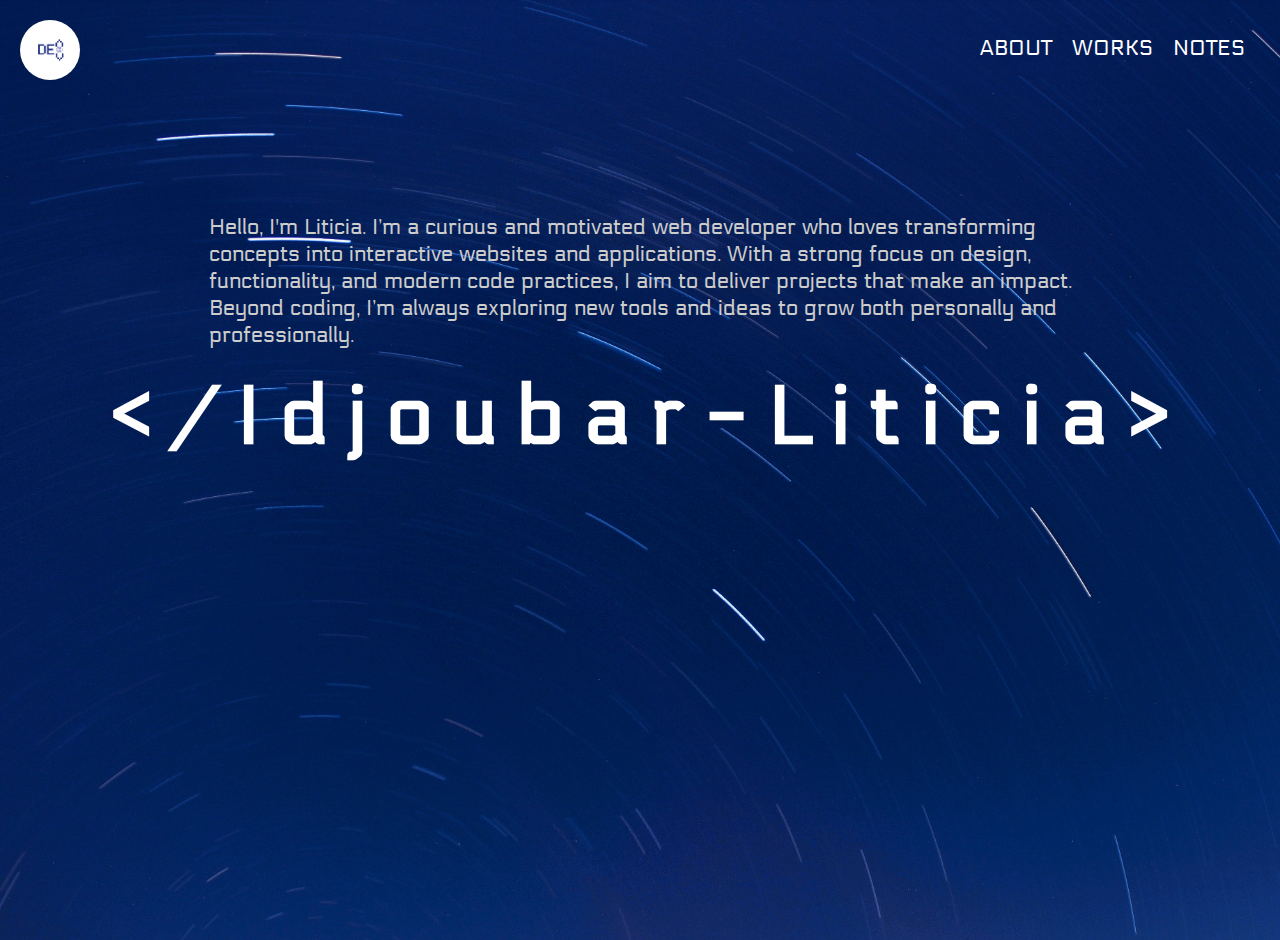
<file: index.html>
<!DOCTYPE html>
<html lang="en">
<head>
    <meta charset="UTF-8">
    <meta name="viewport" content="width=device-width, initial-scale=1.0">
    <title>Document</title>
    <link rel="stylesheet" href="style.css">
    <link rel="shortcut icon" href="DE (2).png" type="image/x-icon">

<link rel="preconnect" href="https://fonts.googleapis.com">
<link rel="preconnect" href="https://fonts.gstatic.com" crossorigin>
<link href="https://fonts.googleapis.com/css2?family=Electrolize&display=swap" rel="stylesheet">
<link href="https://fonts.googleapis.com/css2?family=Press+Start+2P&display=swap" rel="stylesheet">

</head>
<body>
    <header>
        <nav>
            <div class="head">
    <div class="logo">
        <img class="imglogo" src="../images/5.png" alt="logo">
    </div>
<div class="nav">
 <a href="about.html"><p class="nav-element">ABOUT</p></a>
 <a href="work.html">  <p class="nav-element">WORKS</p> </a> 
 <a href="note.html">
    <p class="nav-element">NOTES</p></a>
    </div>
    </div>
    </nav>
    <div class="allaboutme">
    <div class="aboutme">
        
    <p class="description"> Hello, I'm Liticia. I’m a curious and motivated web developer who loves transforming <br> concepts into interactive websites and applications. With a strong focus on design,<br> functionality, and modern code practices, I aim to deliver projects that make an impact. <br> Beyond coding, I’m always exploring new tools and ideas to grow both personally and <br> professionally.
</p></div>
<div class="nameme">
<h1 class="name">
    <span>&lt; /</span>
    <span class="famely">I</span>
   
    <span class="famely">d</span>
    
    <span class="famely">j</span>
    <span class="famely">o</span>
    <span class="famely">u</span>
    <span class="famely">b</span>
    <span class="famely">a</span>
    <span class="famely">r</span>
    <span class="famely">-</span>
    <span class="famely">L</span>
    <span class="famely">i</span>
    <span class="famely">t</span>
    <span class="famely">i</span>
    <span class="famely">c</span>
    <span class="famely">i</span>
    <span class="famely">a</span>
    <span>&gt;</span>






</h1>
</div>
</div>
</header>    
</body>
</html>
</file>
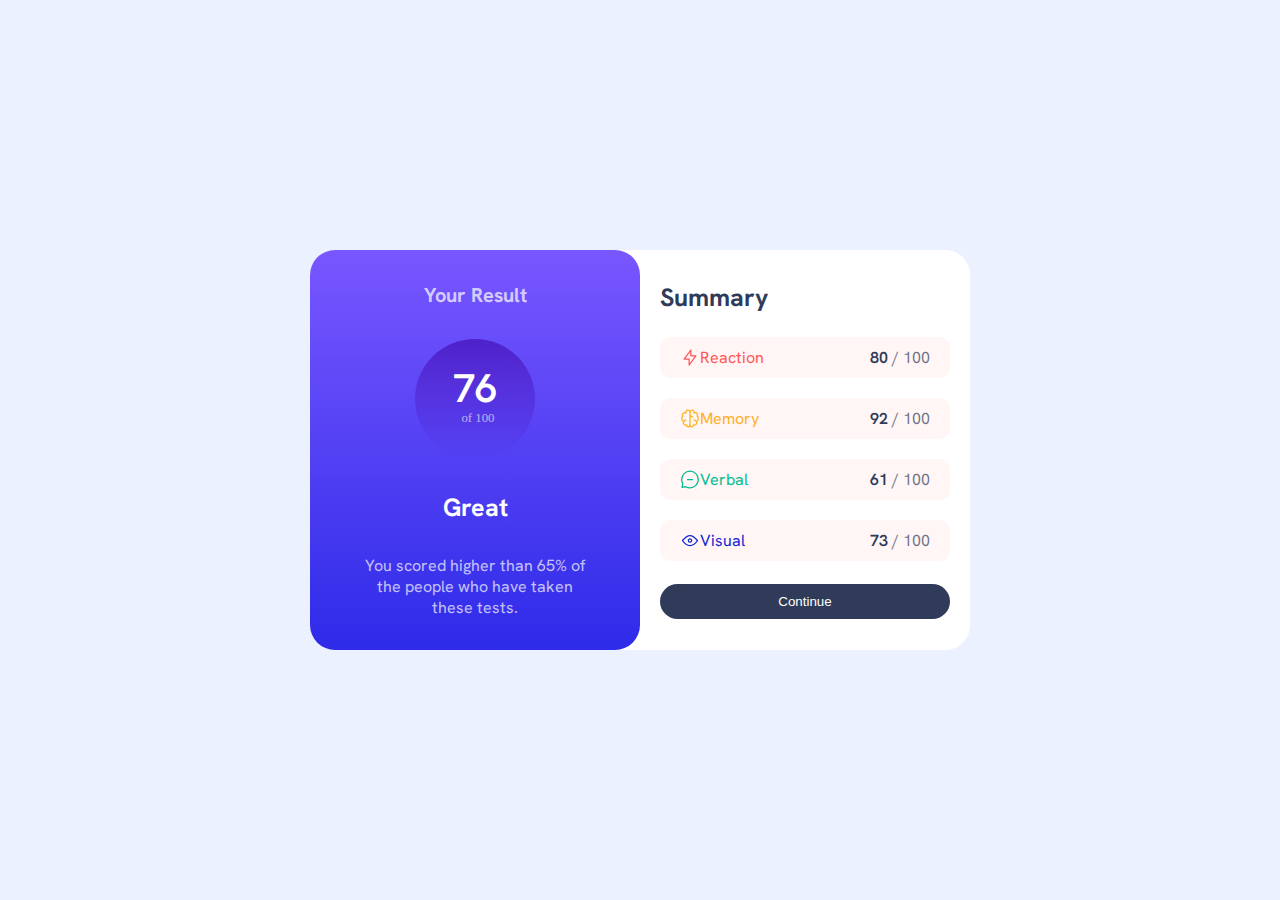
<file: results-summary-component-main/index.html>
<!DOCTYPE html>
<html lang="en">

<head>
  <meta charset="UTF-8">
  <meta name="viewport" content="width=device-width, initial-scale=1.0">
  <!-- displays site properly based on user's device -->

  <link rel="icon" type="image/png" sizes="32x32" href="./assets/images/favicon-32x32.png">

  <title>Frontend Mentor | Results summary component</title>
  <link rel="stylesheet" href="style.css">

  <link href="https://fonts.googleapis.com/css2?family=Hanken+Grotesk:wght@400;500;700&display=swap" rel="stylesheet">

</head>

<body>

  <div class="container">

    <div class="result-container">
      <h1 class="result-title">Your Result</h1>
      <div class="pourcentage-container">
        <p class="pourcentage">76 </p>
        <p class="pourcentage-a">of 100</p>

      </div>

      <h1 class="evaluation-title">Great</h1>

      <div class="evaluation-container">
        <p class="evaluation-paragraphe">You scored higher than 65% of </p>
        <p class="evaluation-paragraphe">the people who have taken</p>
        <p class="evaluation-paragraphe">these tests.</p>
      </div>
    </div>

    <div class="summary-container">
      <h1 class="summary-title">Summary</h1>


      <div class="mark-container">
        <div class="categorie-container">
          <div class="icon">
            <img src="icon-reaction.svg" alt="icon">
            <p class="categorie" style="color:hsl(0, 100%, 67%) ;">Reaction </p>
          </div>
          <div class="note">
            <span class="mark">80 </span><span class="mark-a">/ 100</span>
          </div>
        </div>
        <div class="categorie-container">
          <div class="icon">
            <img src="icon-memory.svg" alt="icon">
            <p class="categorie" style="color: hsl(39, 100%, 56%)">Memory </p>
          </div>
          <div class="note">
            <span class="mark">92 </span><span class="mark-a">/ 100</span>
          </div>
        </div>
        <div class="categorie-container">
          <div class="icon">
            <img src="icon-verbal.svg" alt="icon">
            <p class="categorie" style="color: hsl(166, 100%, 37%);">Verbal </p>
          </div>
          <div class="note">
            <span class="mark">61 </span><span class="mark-a">/ 100</span>
          </div>
        </div>
        <div class="categorie-container">
          <div class="icon">
            <img src="icon-visual.svg" alt="icon">
            <p class="categorie" style="color: hsl(234, 85%, 45%);">Visual </p>
          </div>
          <div class="note">
            <span class="mark">73 </span><span class="mark-a">/ 100</span>
          </div>
        </div>
      </div>

      <button type="submit">Continue</button>
    </div>
  </div>
</body>

</html>
</file>
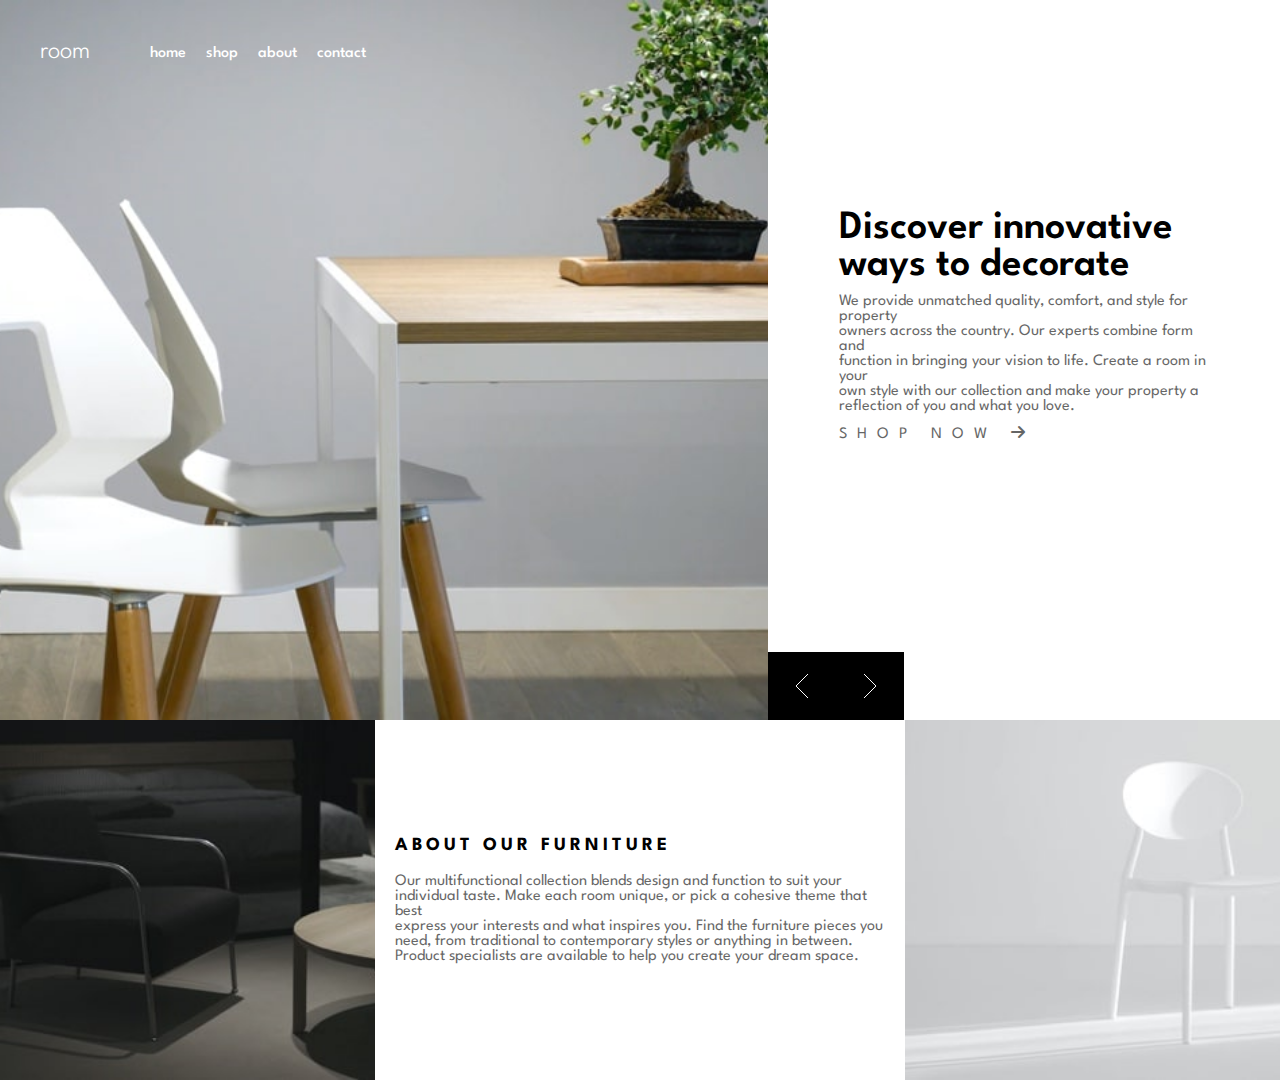
<file: room-homepage-master/index.html>
<!DOCTYPE html>
<html lang="en">

<head>
  <meta charset="UTF-8">
  <meta name="viewport" content="width=device-width, initial-scale=1.0">
  <!-- displays site properly based on user's device -->

  <link rel="icon" type="image/png" sizes="32x32" href="./images/favicon-32x32.png">

  <title>Frontend Mentor | Room homepage</title>
  <link href="https://fonts.googleapis.com/css2?family=League+Spartan:wght@400;500;700&display=swap" rel="stylesheet">
  <link rel="stylesheet" href="https://cdnjs.cloudflare.com/ajax/libs/font-awesome/6.5.2/css/all.min.css">

  <link rel="stylesheet" href="style.css">
</head>

<body>
  <div class="container">
    <div class="chaise-container">

      <div class="image-chaise">
        <div class="navbar">
          <div class="logo-container">
            <h2 class="logo">room</h2>
          </div>
          <div class="menu">
            <a class="menu-el" href="#home">home</a>
            <a class="menu-el" href="#shop">shop</a>
            <a class="menu-el" href="#about">about</a>
            <a class="menu-el" href="#contact">contact</a>
          </div>
        </div>
      </div>

    </div>

    <div class="discover-container">
      <div class="pad-container">
        <div class="pad title">
          <h1 class="discover-title"> Discover innovative <br> ways to decorate</h1>
        </div>
        <div class="pad par">
          <p class="discover-par">We provide unmatched quality, comfort, and style for property <br> owners across the
            country.
            Our experts combine form and <br> function in bringing your vision to life. Create a room in your <br>
            own style with our collection and make your property a <br> reflection of you and what you love.</p>
        </div>
        <div class="pad next-par">
          <p class="discover-par shop">SHOP NOW <i class="fa-solid fa-arrow-right"></i></p>
        </div>
      </div>

      <div class="all-button">
        <button class="before"></button>
        <a href="avail.html">
          <button class="next"></button></a>
      </div>
    </div>
  </div>

  <div class="small-container">
    <div class="container2">
      <div class="image-table"></div>
    </div>
    <div class="container3">
      <div class="title3">
        <h3 class="title-about">ABOUT OUR FURNITURE</h3>
      </div>
      <div class="par3">
        <p class="par-about"> Our multifunctional collection blends design and function to suit your <br> individual
          taste.
          Make each room unique, or pick a cohesive theme that best <br> express your interests and what
          inspires you. Find the furniture pieces you <br> need, from traditional to contemporary styles
          or anything in between. <br> Product specialists are available to help you create your dream space.</p>
      </div>
    </div>
    <div class="container4">
      <div class="opacity-img"></div>
    </div>
  </div>
</body>

</html>
</file>
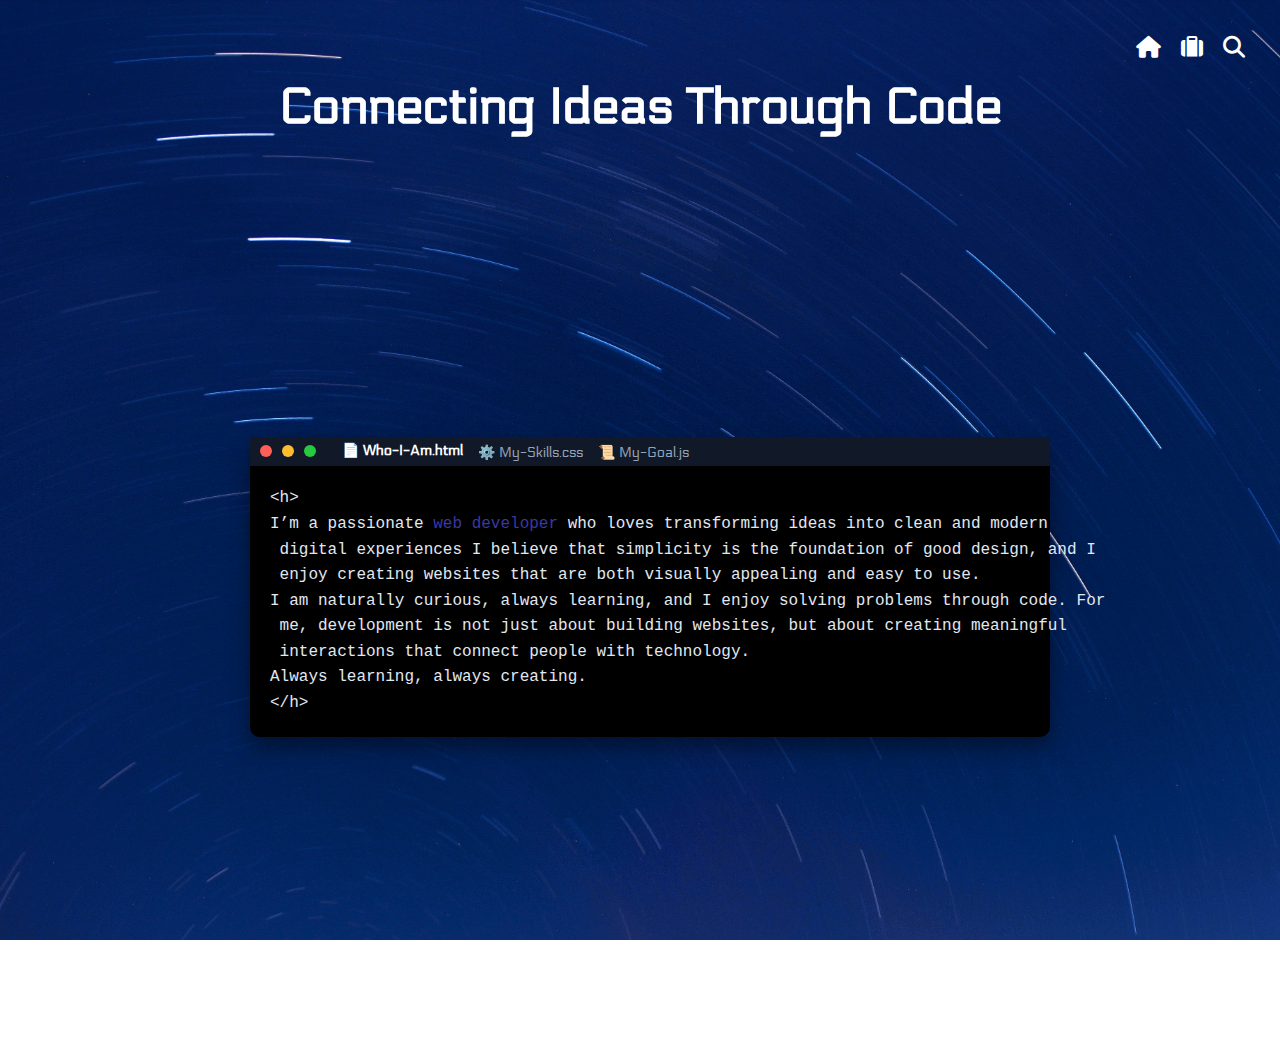
<file: about.html>
<!DOCTYPE html>
<html lang="en">
<head>
    <meta charset="UTF-8">
    <meta name="viewport" content="width=device-width, initial-scale=1.0">
    <title></title>
     <link rel="stylesheet" href="style.css">
    <link rel="shortcut icon" href="DE (2).png" type="image/x-icon">

<link rel="preconnect" href="https://fonts.googleapis.com">
<link rel="preconnect" href="https://fonts.gstatic.com" crossorigin>
<link href="https://fonts.googleapis.com/css2?family=Electrolize&display=swap" rel="stylesheet">
<link href="https://fonts.googleapis.com/css2?family=Press+Start+2P&display=swap" rel="stylesheet">
<link href="https://fonts.googleapis.com/css2?family=Gajraj+One&display=swap" rel="stylesheet">
<link rel="stylesheet" href="https://cdnjs.cloudflare.com/ajax/libs/font-awesome/6.5.2/css/all.min.css">

</head>
<body>
  <div class="notes">
         <div class="nav" style="display: flex;justify-content: end;">
 <a href="about.html"><p class="nav-element"><i class="fa-solid fa-house"></i></p></a>
 <a href="work.html">  <p class="nav-element"><i class="fa-solid fa-suitcase"></i></p> </a> 
 <a href="note.html">
    <p class="nav-element"><i class="fa-solid fa-magnifying-glass"></i></p></a>
    </div>
    <div class="about-container">
    <h1 class="about-title">Connecting Ideas Through Code</h1>
    <div class="allcode">
    <div class="code">
    <div class="code-header">
        <div class="buttons">
      <span class="red"></span>
      <span class="yellow"></span>
      <span class="green"></span>
    </div>
    
<div class="what">
      <span class="t active">📄 Who-I-Am.html</span>
      <a href="skill.html">
      <span class="t ">⚙️ My-Skills.css</span></a>
      <a href="goal.html">
      <span class="t">📜 My-Goal.js</span></a>
    </div>
  </div>
  <div class="code-content">
    <pre><code>&lt;h&gt;
I’m a passionate <span class="color">web developer</span> who loves transforming ideas into clean and modern <br> digital experiences I believe that simplicity is the foundation of good design, and I <br> enjoy creating websites that are both visually appealing and easy to use.
I am naturally curious, always learning, and I enjoy solving problems through code. For <br> me, development is not just about building websites, but about creating meaningful <br> interactions that connect people with technology. <br>Always learning, always creating.
&lt;/h&gt;</code></pre>
  </div>
</div>
</div>
</div>
  </div>
</body>
</html>
</file>
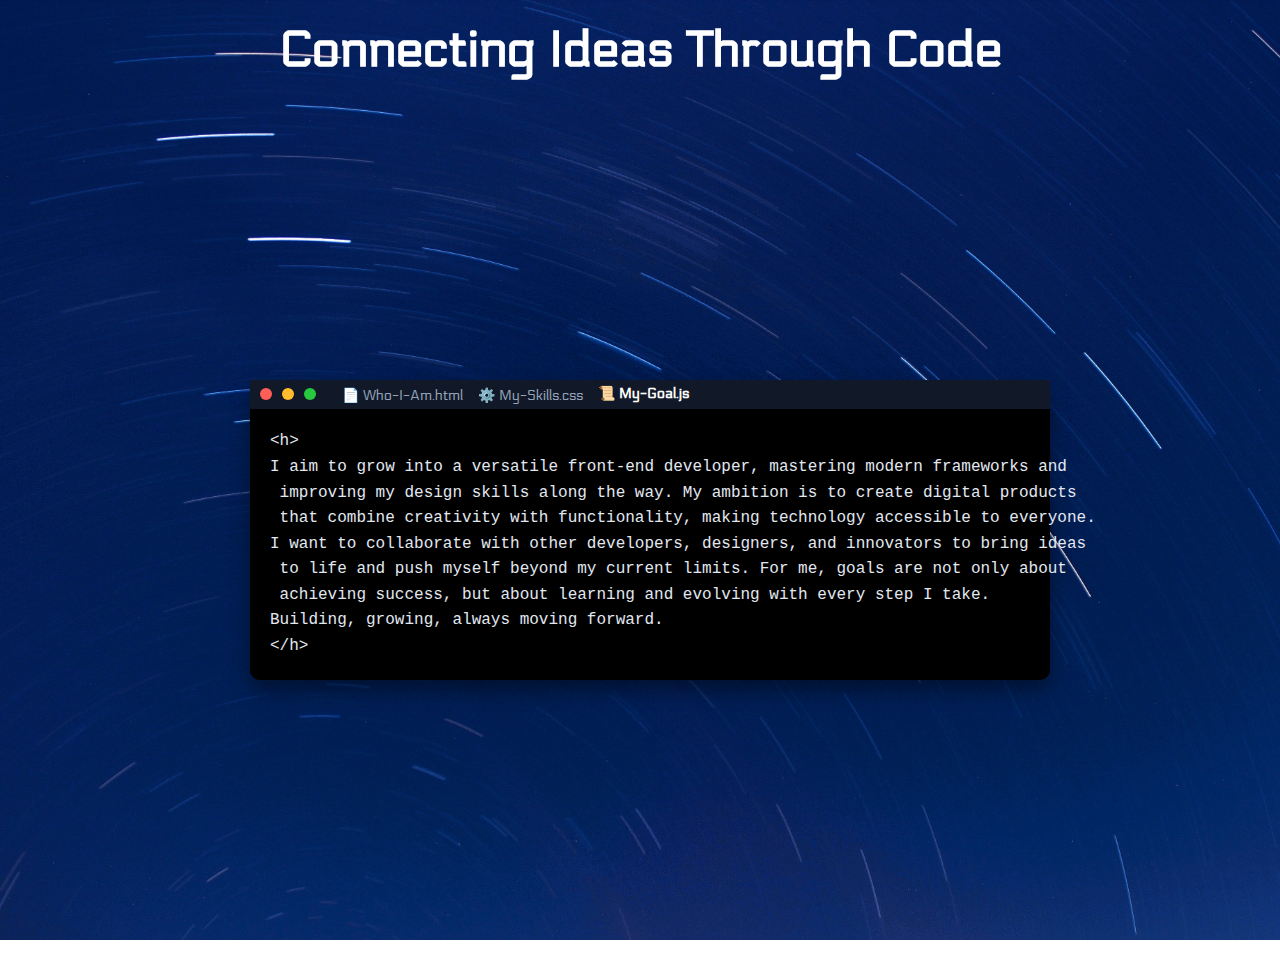
<file: goal.html>
<!DOCTYPE html>
<html lang="en">
<head>
    <meta charset="UTF-8">
    <meta name="viewport" content="width=device-width, initial-scale=1.0">
    <title></title>
     <link rel="stylesheet" href="style.css">
    <link rel="shortcut icon" href="DE (2).png" type="image/x-icon">

<link rel="preconnect" href="https://fonts.googleapis.com">
<link rel="preconnect" href="https://fonts.gstatic.com" crossorigin>
<link href="https://fonts.googleapis.com/css2?family=Electrolize&display=swap" rel="stylesheet">
<link href="https://fonts.googleapis.com/css2?family=Press+Start+2P&display=swap" rel="stylesheet">

</head>
<body>
    <h1 class="about-title">Connecting Ideas Through Code</h1>

    <div class="allcode">
    <div class="code">
    <div class="code-header">
        <div class="buttons">
      <span class="red"></span>
      <span class="yellow"></span>
      <span class="green"></span>
    </div>
    
<div class="what">
    <a href="about.html">
      <span class="t ">📄 Who-I-Am.html</span>
      </a>
      <a href="skill.html">
      <span class="t ">⚙️ My-Skills.css</span>
  </a>
      <span class="t active">📜 My-Goal.js</span>
    </div>
  </div>
  <div class="code-content">
    <pre><code>&lt;h&gt;
I aim to grow into a versatile front-end developer, mastering modern frameworks and <br> improving my design skills along the way. My ambition is to create digital products <br> that combine creativity with functionality, making technology accessible to everyone.
I want to collaborate with other developers, designers, and innovators to bring ideas <br> to life and push myself beyond my current limits. For me, goals are not only about <br> achieving success, but about learning and evolving with every step I take. <br>Building, growing, always moving forward.
&lt;/h&gt;</code></pre>
  </div>
</div>
</div>
</body>
</html>
</file>
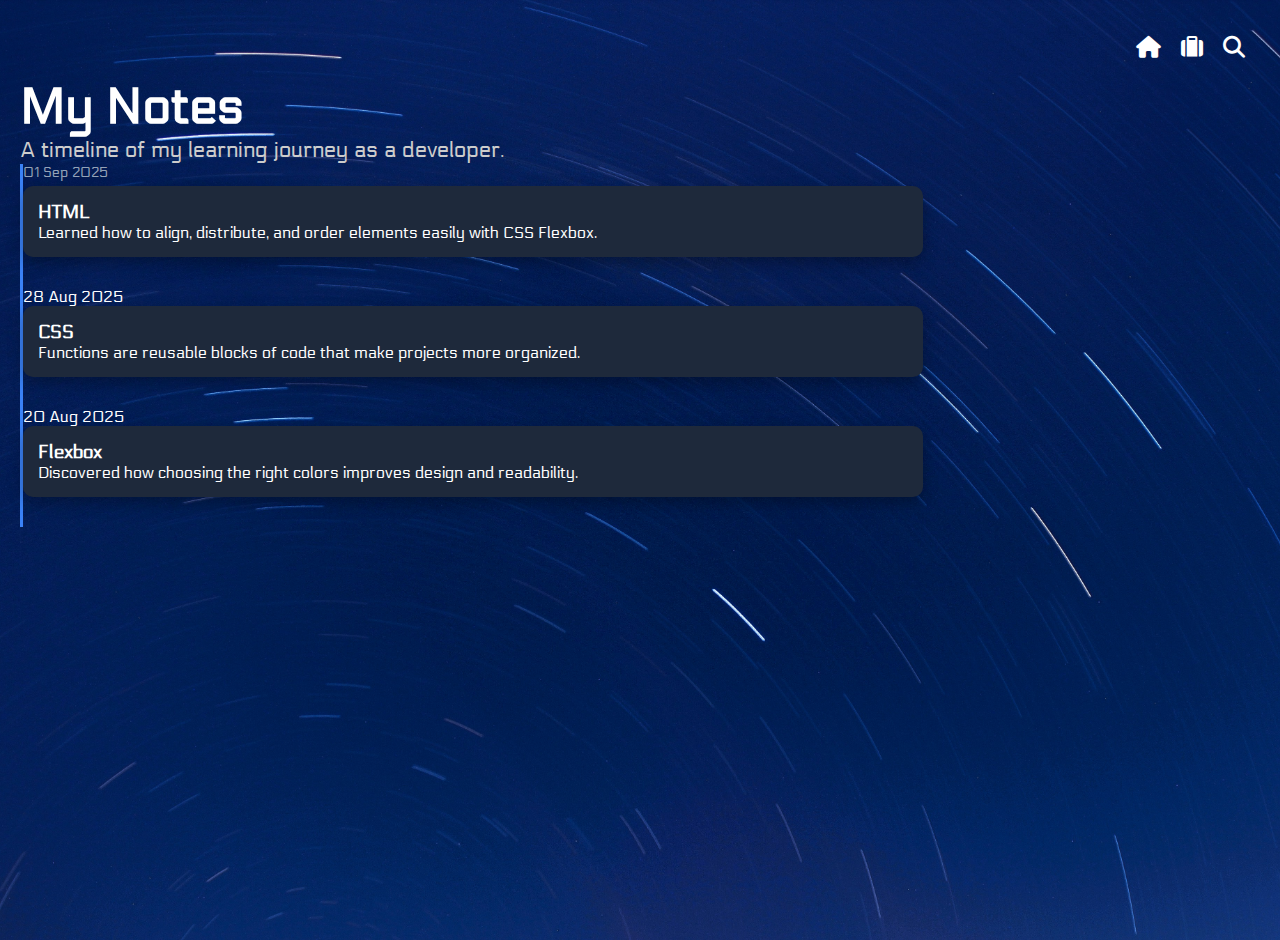
<file: note.html>
<!DOCTYPE html>
<html lang="en">
<head>
        <meta charset="UTF-8">
    <meta name="viewport" content="width=device-width, initial-scale=1.0">
    <title>Document</title>
    <link rel="stylesheet" href="style.css">
    <link rel="shortcut icon" href="DE (2).png" type="image/x-icon">

<link rel="preconnect" href="https://fonts.googleapis.com">
<link rel="preconnect" href="https://fonts.gstatic.com" crossorigin>
<link href="https://fonts.googleapis.com/css2?family=Electrolize&display=swap" rel="stylesheet">
<link href="https://fonts.googleapis.com/css2?family=Press+Start+2P&display=swap" rel="stylesheet">
<link rel="stylesheet" href="https://cdnjs.cloudflare.com/ajax/libs/font-awesome/6.5.2/css/all.min.css">

</head>
<body>
    <div class="notes">
         <div class="nav" style="display: flex;justify-content: end;">
 <a href="about.html"><p class="nav-element"><i class="fa-solid fa-house"></i></p></a>
 <a href="work.html">  <p class="nav-element"><i class="fa-solid fa-suitcase"></i></p> </a> 
 <a href="note.html">
    <p class="nav-element"><i class="fa-solid fa-magnifying-glass"></i></p></a>
    </div>
  <h2 class="note-title">My Notes</h2>
  <p class="text-note">A timeline of my learning journey as a developer.</p>

  <div class="timeline">

    <div class="timeline-item">
      <div class="tdate">01 Sep 2025</div>
      <div class="timeline-content">
        <h3>HTML</h3>
        <p>Learned how to align, distribute, and order elements easily with CSS Flexbox.</p>
      </div>
    </div>

    <div class="timeline-item">
      <div class="timeline-date">28 Aug 2025</div>
      <div class="timeline-content">
        <h3>CSS</h3>
        <p>Functions are reusable blocks of code that make projects more organized.</p>
      </div>
    </div>

    <div class="timeline-item">
      <div class="timeline-date">20 Aug 2025</div>
      <div class="timeline-content">
        <h3>Flexbox</h3>
        <p>Discovered how choosing the right colors improves design and readability.</p>
      </div>
    </div>

  </div>
</div>

</body>
</html>
</file>
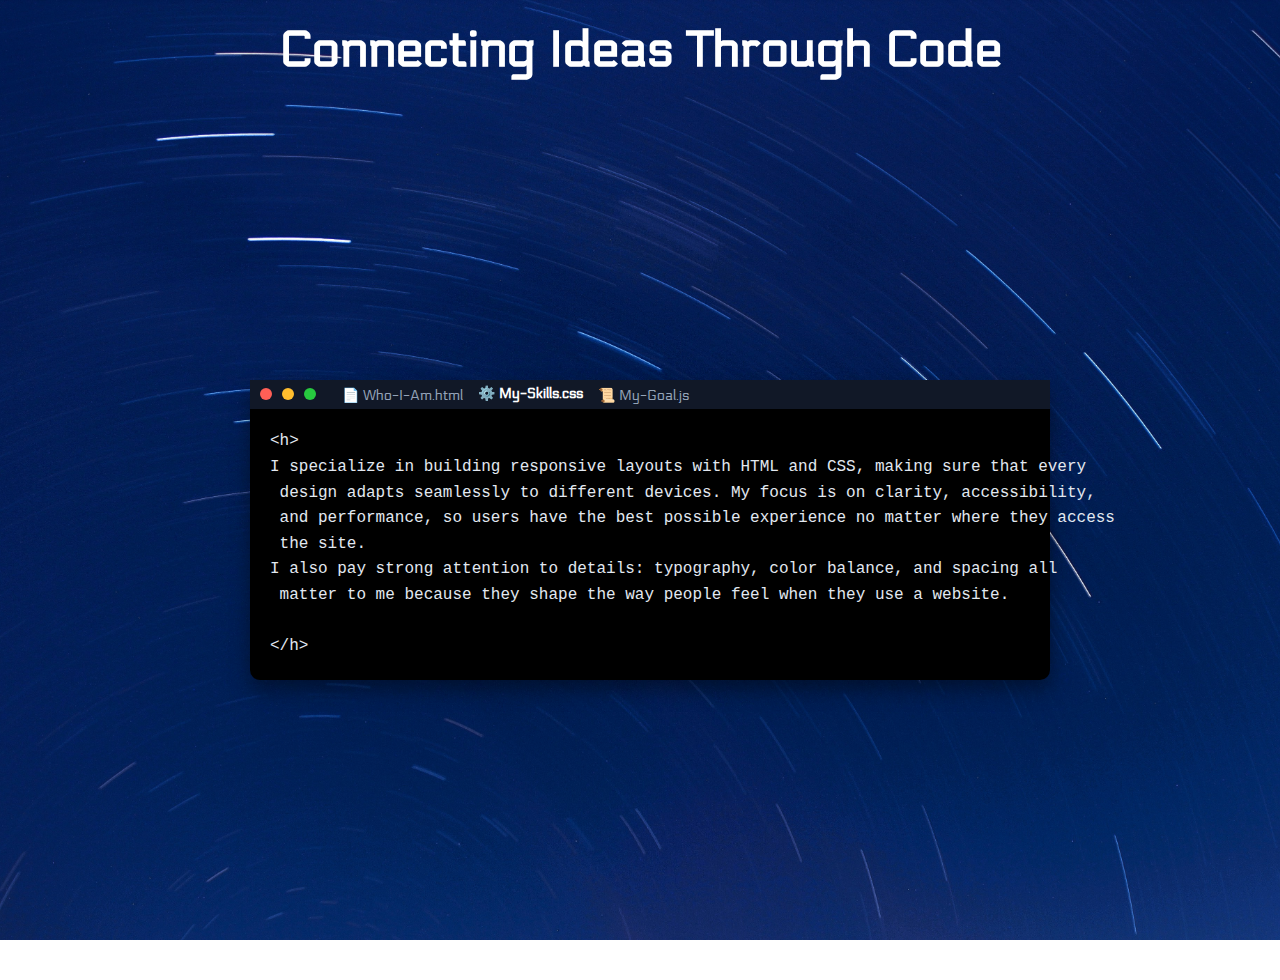
<file: skill.html>
<!DOCTYPE html>
<html lang="en">
<head>
    <meta charset="UTF-8">
    <meta name="viewport" content="width=device-width, initial-scale=1.0">
    <title></title>
     <link rel="stylesheet" href="style.css">
    <link rel="shortcut icon" href="DE (2).png" type="image/x-icon">

<link rel="preconnect" href="https://fonts.googleapis.com">
<link rel="preconnect" href="https://fonts.gstatic.com" crossorigin>
<link href="https://fonts.googleapis.com/css2?family=Electrolize&display=swap" rel="stylesheet">
<link href="https://fonts.googleapis.com/css2?family=Press+Start+2P&display=swap" rel="stylesheet">

</head>
<body>
    <h1 class="about-title">Connecting Ideas Through Code</h1>

    <div class="allcode">
    <div class="code">
    <div class="code-header">
        <div class="buttons">
      <span class="red"></span>
      <span class="yellow"></span>
      <span class="green"></span>
    </div>
    
<div class="what">
    <a href="about.html">
      <span class="t ">📄 Who-I-Am.html</span>
      </a>
      <span class="t active">⚙️ My-Skills.css</span>
      <a href="goal.html">
      <span class="t">📜 My-Goal.js</span></a>
    </div>
  </div>
  <div class="code-content">
    <pre><code>&lt;h&gt;
I specialize in building responsive layouts with HTML and CSS, making sure that every <br> design adapts seamlessly to different devices. My focus is on clarity, accessibility, <br> and performance, so users have the best possible experience no matter where they access <br> the site.
I also pay strong attention to details: typography, color balance, and spacing all <br> matter to me because they shape the way people feel when they use a website.

&lt;/h&gt;</code></pre>
  </div>
</div>
</div>
</body>
</html>
</file>
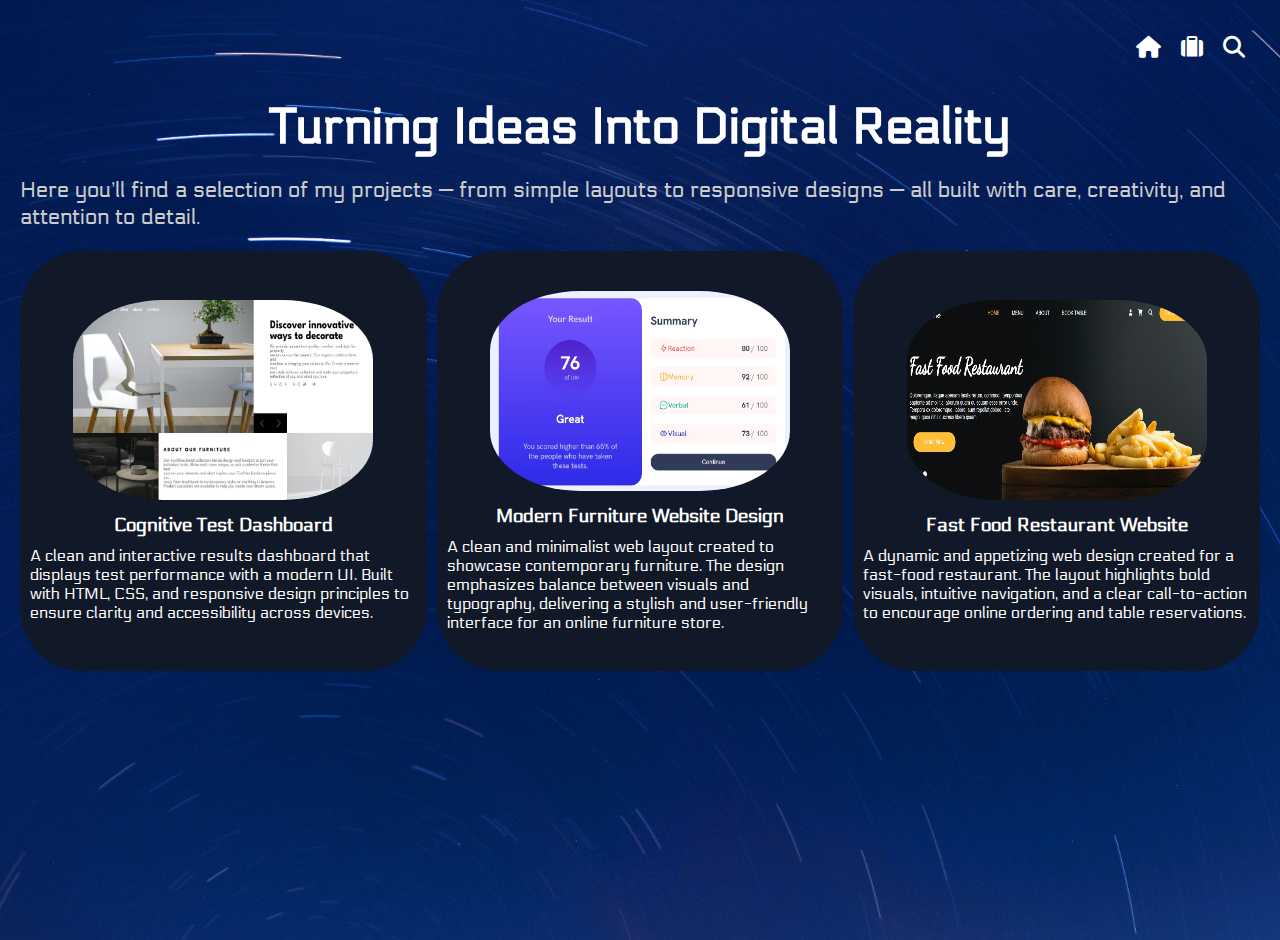
<file: work.html>
<!DOCTYPE html>
<html lang="en">
<head>
    <meta charset="UTF-8">
    <meta name="viewport" content="width=device-width, initial-scale=1.0">
    <title>Document</title>
    <link rel="stylesheet" href="style.css">
    <link rel="shortcut icon" href="DE (2).png" type="image/x-icon">

<link rel="preconnect" href="https://fonts.googleapis.com">
<link rel="preconnect" href="https://fonts.gstatic.com" crossorigin>
<link href="https://fonts.googleapis.com/css2?family=Electrolize&display=swap" rel="stylesheet">
<link href="https://fonts.googleapis.com/css2?family=Press+Start+2P&display=swap" rel="stylesheet">
<link rel="stylesheet" href="https://cdnjs.cloudflare.com/ajax/libs/font-awesome/6.5.2/css/all.min.css">

</head>
<body>
    
<div class="workk">
    <div class="nav" style="display: flex;justify-content: end;">
 <a href="about.html"><p class="nav-element"><i class="fa-solid fa-house"></i></p></a>
 <a href="work.html">  <p class="nav-element"><i class="fa-solid fa-suitcase"></i></p> </a> 
 <a href="note.html">
    <p class="nav-element"><i class="fa-solid fa-magnifying-glass"></i></p></a>
    </div>
<h1 class="work-title">Turning Ideas Into Digital Reality</h1>   
<p class="work-text">Here you’ll find a selection of my projects — from simple layouts to responsive designs — all built with care, creativity, and attention to detail.</p>


<div class="container-work">
  
    <div class="cont">  
        <a href="../results-summary-component-main/index.html">
    <img src="../images/3.jpeg" alt=""></a>
    
    <h3>Cognitive Test Dashboard</h3>
    <p class="par">A clean and interactive results dashboard that displays test performance with a modern UI. Built with HTML, CSS, and responsive design principles to ensure clarity and accessibility across devices.</p>

</div>

<div class="cont">
    <a href="room-homepage-master/index.html">
    <img src="../images/2.jpeg" alt="">
</a>
        <h3>Modern Furniture Website Design</h3>
    <p class="par">A clean and minimalist web layout created to showcase contemporary furniture. The design emphasizes balance between visuals and typography, delivering a stylish and user-friendly interface for an online furniture store.</p>
</div>



<div class="cont">
    <a href="../food/index.html">
    <img src="../images/1.jpeg" alt=""></a>
    <h3>Fast Food Restaurant Website</h3>
    <p class="par">A dynamic and appetizing web design created for a fast-food restaurant. The layout highlights bold visuals, intuitive navigation, and a clear call-to-action to encourage online ordering and table reservations.</p>

</div>
</div>
</div>
</body>
</html>
</file>
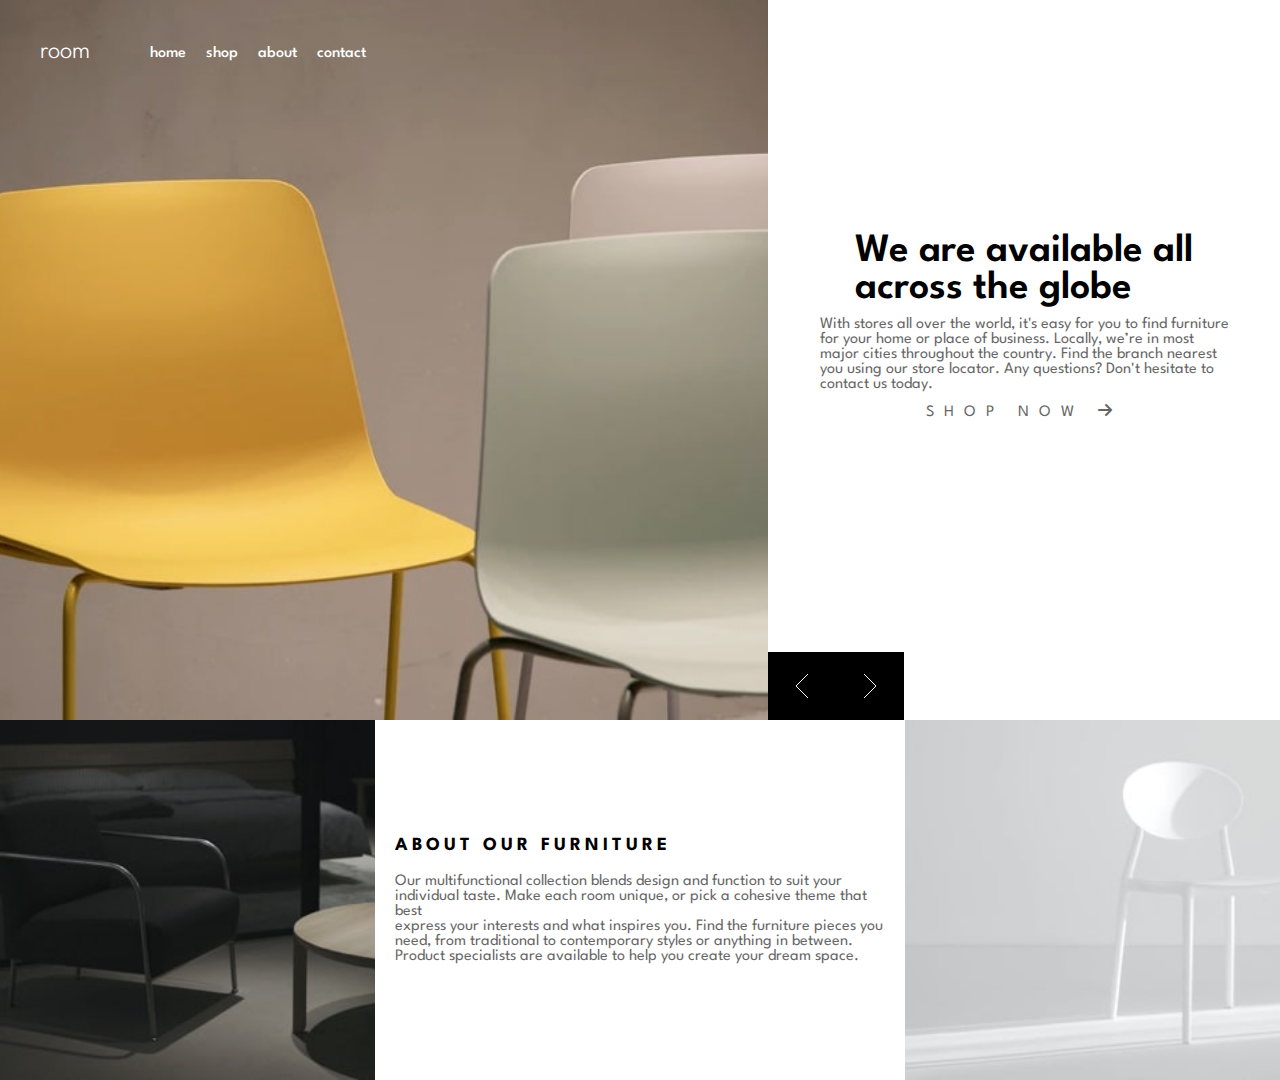
<file: room-homepage-master/avail.html>
<!DOCTYPE html>
<html lang="en">
<head>
  <meta charset="UTF-8">
  <meta name="viewport" content="width=device-width, initial-scale=1.0"> <!-- displays site properly based on user's device -->

  <link rel="icon" type="image/png" sizes="32x32" href="./images/favicon-32x32.png">
  
  <title>Frontend Mentor | Room homepage</title>
  <link href="https://fonts.googleapis.com/css2?family=League+Spartan:wght@400;500;700&display=swap" rel="stylesheet">
 <link rel="stylesheet" href="https://cdnjs.cloudflare.com/ajax/libs/font-awesome/6.5.2/css/all.min.css">

<link rel="stylesheet" href="style.css">
</head>
<body>
  <div class="container">
    <div class="chaise-container">
    
      <div class="image-chaiseyl">
        <div class="navbar">
          <div class="logo-container">
          <h2 class="logo">room</h2>
        </div>
        <div class="menu">
          <a href="">home</a>
          <a href="">shop</a>
          <a href="">about</a>
          <a href="">contact</a>
          </div>
</div>
      </div>
      
</div>
<div class="discover-container">
  <div class="pad-container">
  <div class="title">
  <h1 class="discover-title"> We are available all <br> across the globe</h1></div>
  <div class="par">
  <p class="discover-par">With stores all over the world, it's easy for you to find furniture <br>for your home or place of business. 
  Locally, we’re in most <br> major cities throughout the country. Find the branch nearest <br> 
  you using our store locator. Any questions? Don't hesitate to <br>contact us today.</p>
</div>
<div class="next-par">
<p class="discover-par shop">SHOP NOW  <i class="fa-solid fa-arrow-right"></i></p> 
</div></div>
<div class="all-button">
    <a href="index.html">
<button class="before"></button></a>
<a href="best.html">
<button class="next"></button></a>
</div>
</div>
  </div>
  <div class="small-container">
  <div class="container2">
    <div class="image-table"></div>
  </div>
  <div class="container3">
    <div class="title3">
    <h3 class="title-about">ABOUT OUR FURNITURE</h3></div>
    <div class="par3">
    <p class="par-about">  Our multifunctional collection blends design and function to suit your <br> individual taste.
  Make each room unique, or pick a cohesive theme that best <br> express your interests and what
  inspires you. Find the furniture pieces you <br> need, from traditional to contemporary styles
  or anything in between. <br> Product specialists are available to help you create your dream space.</p>
  </div>
  </div>
  <div class="container4">
  <div class="opacity-img"></div></div>
  </div>
</body>
</html>
</file>
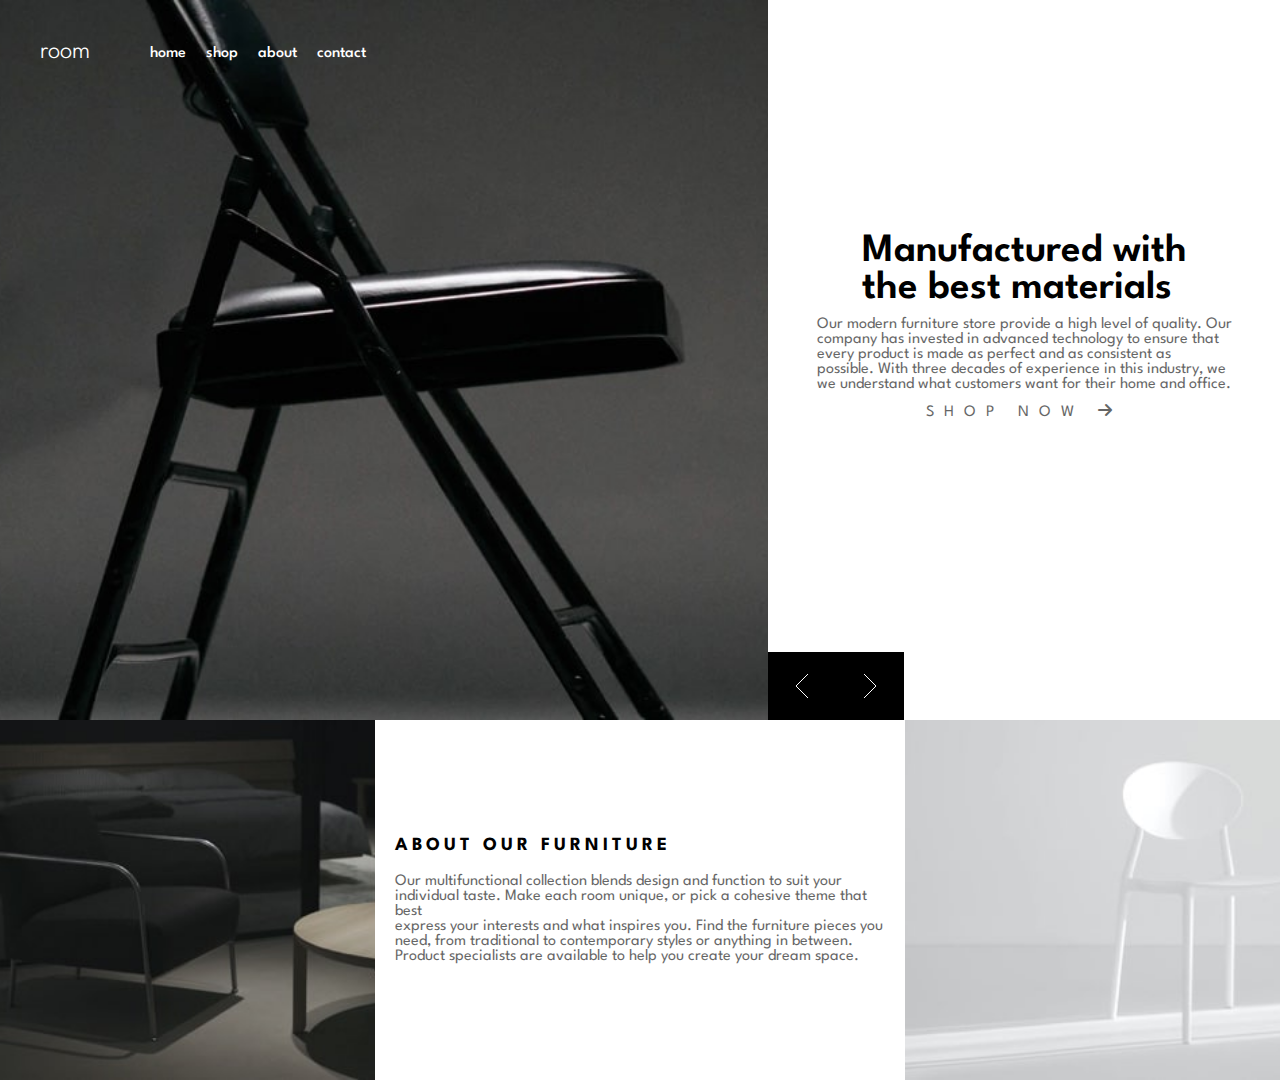
<file: room-homepage-master/best.html>
<!DOCTYPE html>
<html lang="en">
<head>
  <meta charset="UTF-8">
  <meta name="viewport" content="width=device-width, initial-scale=1.0"> <!-- displays site properly based on user's device -->

  <link rel="icon" type="image/png" sizes="32x32" href="./images/favicon-32x32.png">
  
  <title>Frontend Mentor | Room homepage</title>
  <link href="https://fonts.googleapis.com/css2?family=League+Spartan:wght@400;500;700&display=swap" rel="stylesheet">
 <link rel="stylesheet" href="https://cdnjs.cloudflare.com/ajax/libs/font-awesome/6.5.2/css/all.min.css">

<link rel="stylesheet" href="style.css">
</head>
<body>
  <div class="container">
    <div class="chaise-container">
    
      <div class="image-chaiseno">
        <div class="navbar">
          <div class="logo-container">
          <h2 class="logo">room</h2>
        </div>
        <div class="menu">
          <a href="">home</a>
          <a href="">shop</a>
          <a href="">about</a>
          <a href="">contact</a>
          </div>
</div>
      </div>
      
</div>
<div class="discover-container">
  <div class="pad-container">
  <div class="title">
  <h1 class="discover-title"> Manufactured with<br> the best materials</h1></div>
  <div class="par">
  <p class="discover-par">Our modern furniture store provide a high level of quality. Our <br> company has invested in advanced technology 
  to ensure that  <br> every product is made as perfect and as consistent as  <br> 
  possible. With three decades of experience in this industry, we<br>we understand what customers want for their home and office.</p>
</div>
<div class="next-par">
<p class="discover-par shop">SHOP NOW  <i class="fa-solid fa-arrow-right"></i></p> 
</div></div>
<div class="all-button">
  <a href="avail.html">
<button class="before"></button>
</a>
<button class="next"></button>
</div>
</div>
  </div>
  <div class="small-container">
  <div class="container2">
    <div class="image-table"></div>
  </div>
  <div class="container3">
    <div class="title3">
    <h3 class="title-about">ABOUT OUR FURNITURE</h3></div>
    <div class="par3">
    <p class="par-about">  Our multifunctional collection blends design and function to suit your <br> individual taste.
  Make each room unique, or pick a cohesive theme that best <br> express your interests and what
  inspires you. Find the furniture pieces you <br> need, from traditional to contemporary styles
  or anything in between. <br> Product specialists are available to help you create your dream space.</p>
  </div>
  </div>
  <div class="container4">
  <div class="opacity-img"></div></div>
  </div>
</body>
</html>
</file>
<file: style.css>
*{
    margin: 0%;
    padding: 0%;
}
body{
    height: 100dvh;
background-image: url(../images/9.jpg);
background-size:cover;
background-repeat: no-repeat;
background-position: center;
animation: moveBackground 20s infinite linear;
  font-family: "Electrolize", sans-serif;
  padding: 20px;
  color: white;
}

@keyframes moveBackground {
  0% {
    background-position: center;
  }
  50% {
    background-position: top;
  }
  100% {
    background-position: center;
  }
}
.imglogo{
    height: 60px;
    width: 60px;
    border-radius: 50%;

}
.nav-element {
 
  font-size: 22px;
  
  text-decoration: none;
}
.nav-element:hover {
  text-decoration: underline;
  text-underline-offset: 9px; 
  cursor: pointer;
  

}
.nav{
    display: flex;
    gap: 20px;
    margin: 15px;
}
.head{
    display: flex;
    justify-content: space-between;
}
.description{
    font-size: 22px;
    color: #cccccc;
}
.name{
    font-size: 82px;
}
.allaboutme{
     height: 100%;
  width: 100%;
  display: flex;
  flex-direction: column;
  justify-content: center; 
  align-items: center;     
  gap: 20px;   
 
}
.aboutme{
    padding-top: 130px;
}
.famely:hover{
    font-family: "Press Start 2P", cursive;
    cursor: pointer;
}

a {
  text-decoration: none; 
  color: white; 
}
.code {
  background: black;
  border-radius: 10px;
  width: 800px;
  height: 300px;
  box-shadow: 0 10px 20px rgba(0,0,0,0.4);
 display: flex;
 flex-direction: column;
 justify-content: center;
 
}
.code-header {
  display: flex;
  align-items: center;
  background: #111827;
  padding: 5px 10px;
}
.buttons span {
  width: 12px;
  height: 12px;
  border-radius: 50%;
  display: inline-block;
  margin-right: 6px;
}
.red { 
  background: #ff5f56; 
}
.yellow { 
  background: #ffbd2e;
 }
.green {
   background: #27c93f; 
  }
  .what{
      margin-left: 20px;
  display: flex;
  gap: 15px;
  }
  .t {
  color: #94a3b8;
  font-size: 14px;
  cursor: pointer;
}
.active{
  color: #fff;
  font-weight: bold;
}
.code-content {
  padding: 20px;
  color: #e2e8f0;
  font-size: 16px;
  line-height: 1.6;
}
.allcode{
   display: flex;
 flex-direction: column;
 justify-content: center;
 align-items: center;
 height: 100dvh;
 margin-left: 20px;
}
.about-title{
  display: flex;
  justify-content: center;
  align-items: center;
  font-size: 50px;
}
.about-container{
  display: flex;
  flex-direction: column;
  justify-content: space-between;
}
.color{
  color:rgb(59, 56, 160);
}
.color:hover{
  color: white;
  cursor: pointer;
  font-size: 20px;
 
}
.work-title{
   display: flex;
  justify-content: center;
  align-items: center;
  font-size: 50px;
}
.work-text{
   font-size: 22px;
    color: #cccccc;
}
.project-container{
  height: 100px;
  width: 300px;
  background-color: red;
}
img{
  height: 200px;
  width: 300px;
  border-radius: 30%;
}
.cont{
  background-color: #111827;
   height: 400px;
  width: 600px;
  display: flex;
  flex-direction: column;
  align-items: center;
  justify-content: center;
  gap: 10px;
  border-radius: 15%;
  padding: 10px;
}
.container-work{
  display: flex;
gap: 10px;
}
.workk{
  display: flex;
  flex-direction: column;
 gap: 20px;
}
.notes {
  display: flex;
  flex-direction: column;
 
}

.timeline {
  
  
width: 100dvh;
  border-left: 3px solid #3b82f6;
}

.timeline-item {
  margin-bottom: 30px;
  position: relative;
}



.tdate {
  font-size: 14px;
  color: #94a3b8;
  margin-bottom: 5px;
}

.timeline-content {
  background: #1e293b;
  color: white;
  padding: 15px;
  border-radius: 10px;
  text-align: left;
  box-shadow: 0 6px 15px rgba(0,0,0,0.3);
}
.note-title{
 font-size: 50px;
}
.text-note{
  font-size: 22px;
    color: #cccccc;
}
</file>
<file: results-summary-component-main/style.css>
* {
  margin: 0;
  padding: 0;
  box-sizing: border-box;
}

body {
  min-height: 100dvh;
  background-color: hsl(221, 100%, 96%);
  display: flex;
  justify-content: center;
  align-items: center;
}
.container {
  background-color: white;
  display: flex;
  border-radius: 25px;
  margin: 15px;
}

@media only screen and (max-width: 700px) {

  .container {
    flex-direction: column;
  }

   .result-container,
  .summary-container{
    width: min(90vw, 330px);
  }

}

.result-container {
  width: 330px;
  height: 400px;
  background: linear-gradient(
    to bottom,
    hsl(252, 100%, 67%),
    hsl(241, 81%, 54%)
  );
  
  border-radius: 25px;
  padding: 10px;
  display: flex;
  flex-direction: column;
  justify-content: space-evenly;
  align-items: center;
  gap: 10px;
}
.summary-container {
  width: 330px;
  height: 400px;
  background-color: white;
  border-radius: 25px;
  padding: 20px;
  display: flex;
  flex-direction: column;
  justify-content: space-around;
}

.result-title {
  font-family: "Hanken Grotesk", sans-serif;
  font-size: 20px;
  color: white;
  opacity: 0.7;
}
.pourcentage-container {
  background: linear-gradient(
    to bottom,
    hsla(256, 72%, 46%, 1),
    hsla(241, 72%, 46%, 0)
  );
  border-radius: 50%;
  height: 120px;
  width: 120px;
  display: flex;
  flex-direction: column;
  justify-content: center;
  align-items: center;
  line-height: 0.6;
}
.pourcentage {
  color: white;
  font-size: 40px;
  font-weight: 600;
  font-family: "Hanken Grotesk", sans-serif;
}
.pourcentage-a {
  color: white;
  font-size: 0.8em;
  opacity: 0.6;
  display: inline-block;
  margin-left: 6px;
  padding-top: 15px;
}
.evaluation-title {
  font-family: "Hanken Grotesk", sans-serif;
  color: white;
  font-size: 25px;
}
.evaluation-paragraphe {
  font-family: "Hanken Grotesk", sans-serif;
  color: white;
  opacity: 0.7;
}
.evaluation-container {
  display: flex;
  flex-direction: column;
  align-items: center;
  justify-content: center;
  gap: 0;
}
.summary-title {
  color: hsl(224, 30%, 27%);
  font-family: "Hanken Grotesk", sans-serif;
  font-size: 25px;
}
.categorie-container {
  display: flex;
  align-items: center;
  justify-content: space-between;
  width: 100%;
  /* height: 50%; */
  padding: 10px 20px;

  border-radius: 10px;
  background-color: #fff6f5;
}
.categorie {
  font-family: "Hanken Grotesk", sans-serif;
  display: flex;
  align-items: center;
  /* gap: 5px; */
}
.mark {
  font-family: "Hanken Grotesk", sans-serif;
  color: hsl(224, 30%, 27%);
  font-weight: 600;
}
.mark-a {
  font-family: "Hanken Grotesk", sans-serif;
  color: hsl(224, 30%, 27%);
  opacity: 0.7;
}
.icon {
  display: flex;
}
.mark-container {
  display: flex;
  flex-direction: column;
  gap: 20px;
}
button {
  background-color: hsl(224, 30%, 27%);
  color: white;
  padding: 10px;
  width: 100%;
  outline: none;
  border: none;
  border-radius: 20px;
}
button:hover {
  background: linear-gradient(
    to bottom,
    hsl(252, 100%, 67%),
    hsl(241, 81%, 54%)
  );
  cursor: pointer;
}
</file>
<file: room-homepage-master/style.css>
* {
  margin: 0;
  padding: 0;
  box-sizing: border-box;
}

body {
  font-family: "League Spartan", sans-serif;
  height: 100dvh;
}
.container {
  height: 80%;
  display: flex;
}
.image-chaise {
  background-size: contain;
  background-size: cover;
  background-repeat: no-repeat;
  background-image: url(desktop-image-hero-1.jpg);
  background-position: center;
  height: 100%;
  width: 100%;
}
.chaise-container {
  height: 100%;
  width: 60%;
}
.logo {
  font-size: 25px;
  color: white;
  font-weight: 300;
}
.navbar {
  display: flex;
  justify-content: start;
  gap: 60px;
  padding: 40px;
}
a {
  text-decoration: none;
  color: white;
  font-weight: 500;
}
.menu {
  display: flex;
  gap: 20px;
  margin-top: 6px;
}

.menu-el:hover {
  border-bottom: 2px solid white;
}

.discover-container {
  height: 100%;
  width: 40%;
  display: flex;
  flex-direction: column;
  background-color: white;
}

.pad-container {
  padding: 10px;
  display: flex;
  flex-direction: column;
  justify-content: center;
  align-items: center;

  flex-grow: 1;

  gap: 10px;
}

.pad{
    max-width: 370px;
    width: 100%;
    text-align: left; 
}

.all-button {
  height: 68px;
  display: flex;
  flex-direction: row;
  /* margin-top: 82px; */
}

.before {
  background-image: url(icon-angle-left.svg);
  background-repeat: no-repeat;
  background-color: black;
  border: none;
  height: 100%;
  width: 68px;
  background-position: center;
}
.before:hover {
  cursor: pointer;
  opacity: 0.6;
}
.next {
  background-image: url(icon-angle-right.svg);
  background-repeat: no-repeat;
  background-color: black;
  border: none;
  height: 100%;
  width: 68px;
  background-position: center;
}
.next:hover {
  cursor: pointer;
  opacity: 0.6;
}

.discover-title {
  font-weight: 600;
  font-size: 40px;
}
.discover-par {
  opacity: 0.6;
}
.shop {
  letter-spacing: 10px;
}
.shop:hover {
  cursor: pointer;
}
.small-container {
  height: 40%;

  display: flex;
}
.container2 {
  height: 100%;
  width: 30%;
}
.image-table {
  background-image: url(image-about-dark.jpg);
  background-size: contain;
  background-size: cover;
  background-repeat: no-repeat;
  height: 100%;
  width: 100%;
}
.container3 {
  background-color: white;
  padding: 20px;
  display: flex;
  flex-direction: column;
  justify-content: center;
  gap: 20px;
}
.title-about {
  letter-spacing: 4px;
}
.par-about {
  opacity: 0.6;
}
.container4 {
  height: 100%;
  width: 30%;
}
.opacity-img {
  background-image: url(image-about-light.jpg);
  background-size: contain;
  background-size: cover;
  background-repeat: no-repeat;
  height: 100%;
  width: 100%;
}

.image-chaiseyl {
  background-size: contain;
  background-size: cover;
  background-repeat: no-repeat;
  background-image: url(desktop-image-hero-2.jpg);
  background-position: center;
  height: 100%;
  width: 100%;
}
.image-chaiseno {
  background-size: contain;
  background-size: cover;
  background-repeat: no-repeat;
  background-image: url(desktop-image-hero-3.jpg);
  background-position: center;
  height: 100%;
  width: 100%;
}

/* 
@media only screen and (max-width: 375px) {
  .navbar {
    display: none;
  }
  .container {
    flex-direction: column;
  }

  .chaise-container {
    width: 100%;
    height: 55vh;
  }

  .discover-container {
    width: 100%;
    min-height: 45vh;
    padding: 32px 24px;
    gap: 16px;
  }

  .pad-container {
    margin-top: 350px;
  }

  .small-container {
    flex-direction: column;
  }

  .container2,
  .container4 {
    width: 100%;
    height: 35vh;
    display: none;
  }

  .container3 {
    padding: 28px;
    gap: 16px;
    display: none;
  }
} */
</file>
